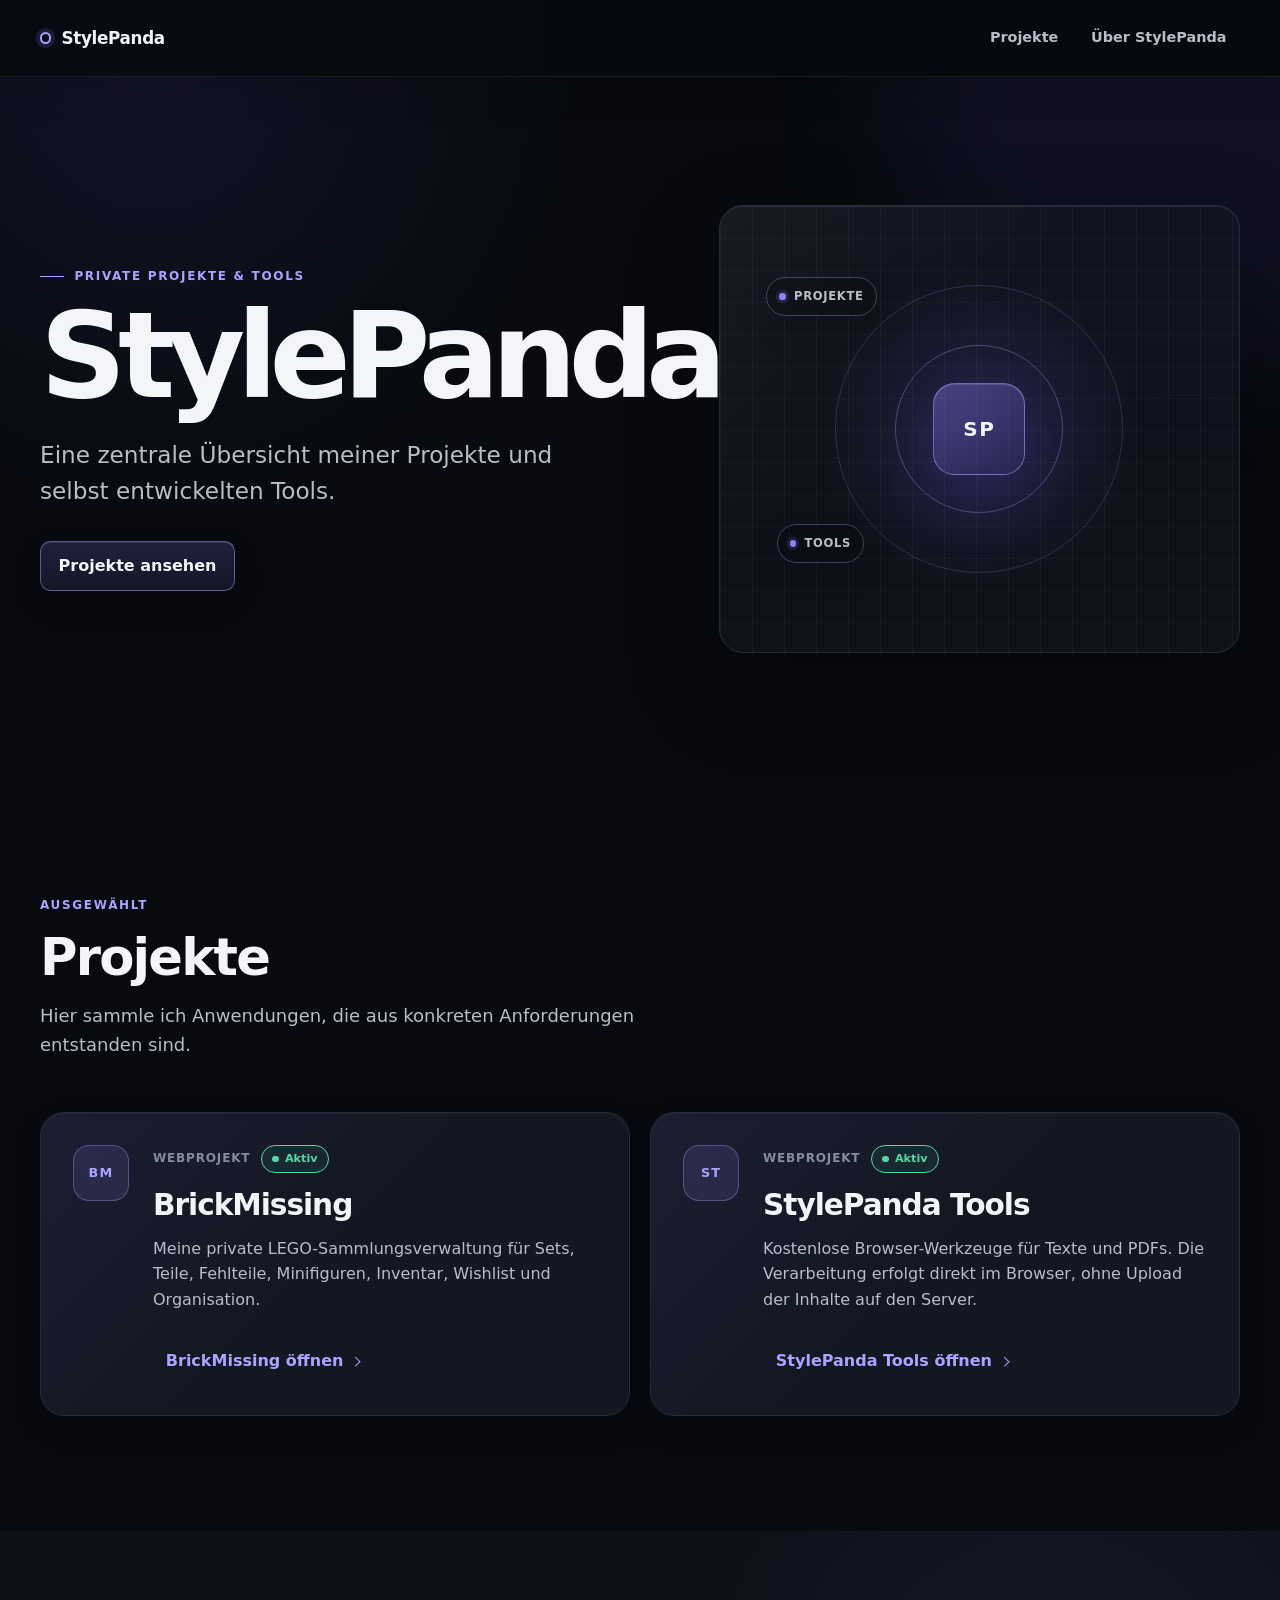
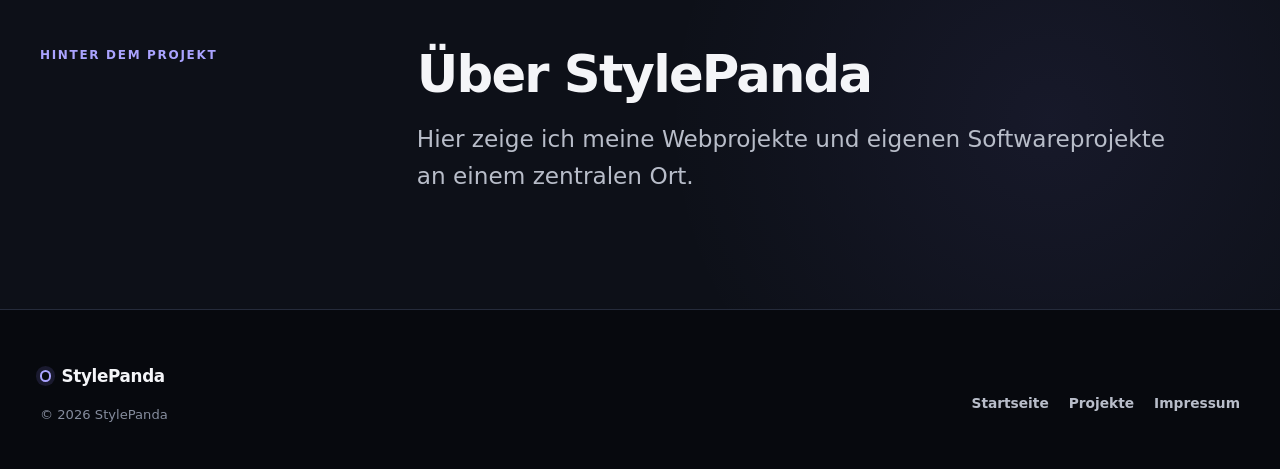
<file: index.html>
<!doctype html>
<html lang="de">
<head>
    <meta charset="utf-8">
    <meta name="viewport" content="width=device-width, initial-scale=1">

    <title>StylePanda – Projekte und eigene Tools</title>
    <meta name="description" content="StylePanda ist mein zentraler Ort für Webprojekte und eigene Softwareprojekte.">
    <link rel="canonical" href="https://stylepanda.me/">

    <meta property="og:type" content="website">
    <meta property="og:locale" content="de_DE">
    <meta property="og:site_name" content="StylePanda">
    <meta property="og:title" content="StylePanda – Projekte und eigene Tools">
    <meta property="og:description" content="Eine zentrale Übersicht meiner Projekte und selbst entwickelten Tools.">
    <meta property="og:url" content="https://stylepanda.me/">

    <meta name="twitter:card" content="summary">
    <meta name="twitter:title" content="StylePanda – Projekte und eigene Tools">
    <meta name="twitter:description" content="Eine zentrale Übersicht meiner Projekte und selbst entwickelten Tools.">

    <link rel="stylesheet" href="/assets/css/main.css">
</head>
<body id="startseite">
    <a class="skip-link" href="#main-content">Zum Inhalt springen</a>

    <header class="site-header">
        <div class="container header-inner">
            <a class="site-name" href="#startseite" aria-label="StylePanda Startseite">
                <span class="brand-dot" aria-hidden="true"></span>
                StylePanda
            </a>

            <nav class="site-nav" aria-label="Hauptnavigation">
                <ul>
                    <li><a href="#projekte">Projekte</a></li>
                    <li><a href="#ueber">Über StylePanda</a></li>
                </ul>
            </nav>
        </div>
    </header>

    <main id="main-content">
        <section class="hero" aria-labelledby="hero-title">
            <div class="container hero-grid">
                <div class="hero-copy">
                    <p class="section-label"><span aria-hidden="true"></span> Private Projekte &amp; Tools</p>
                    <h1 id="hero-title">StylePanda</h1>
                    <p class="hero-lead">Eine zentrale Übersicht meiner Projekte und selbst entwickelten Tools.</p>
                    <a class="button-link" href="#projekte">Projekte ansehen</a>
                </div>

                <div class="hero-visual" aria-hidden="true">
                    <div class="visual-orbit visual-orbit-outer"></div>
                    <div class="visual-orbit visual-orbit-inner"></div>
                    <div class="visual-core">SP</div>
                    <div class="visual-node visual-node-projects">Projekte</div>
                    <div class="visual-node visual-node-tools">Tools</div>
                </div>
            </div>
        </section>

        <section id="projekte" class="content-section" aria-labelledby="projects-title">
            <div class="container">
                <div class="section-heading">
                    <p class="section-label">Ausgewählt</p>
                    <h2 id="projects-title">Projekte</h2>
                    <p>Hier sammle ich Anwendungen, die aus konkreten Anforderungen entstanden sind.</p>
                </div>

                <div class="project-grid">
                    <article class="project-card">
                        <div class="project-monogram" aria-hidden="true">BM</div>
                        <div class="project-content">
                            <div class="card-meta">
                                <span class="category">Webprojekt</span>
                                <span class="status status-active"><span aria-hidden="true"></span>Aktiv</span>
                            </div>
                            <h3>BrickMissing</h3>
                            <p>Meine private LEGO-Sammlungsverwaltung für Sets, Teile, Fehlteile, Minifiguren, Inventar, Wishlist und Organisation.</p>
                        </div>
                        <a class="card-link" href="https://brickmissing.stylepanda.me/">BrickMissing öffnen</a>
                    </article>

                    <article class="project-card">
                        <div class="project-monogram" aria-hidden="true">ST</div>
                        <div class="project-content">
                            <div class="card-meta">
                                <span class="category">Webprojekt</span>
                                <span class="status status-active"><span aria-hidden="true"></span>Aktiv</span>
                            </div>
                            <h3>StylePanda Tools</h3>
                            <p>Kostenlose Browser-Werkzeuge für Texte und PDFs. Die Verarbeitung erfolgt direkt im Browser, ohne Upload der Inhalte auf den Server.</p>
                        </div>
                        <a class="card-link" href="https://tools.stylepanda.me/">StylePanda Tools öffnen</a>
                    </article>
                </div>
            </div>
        </section>

        <section id="ueber" class="content-section about-section" aria-labelledby="about-title">
            <div class="container about-grid">
                <p class="section-label">Hinter dem Projekt</p>
                <div class="about-copy">
                    <h2 id="about-title">Über StylePanda</h2>
                    <p>Hier zeige ich meine Webprojekte und eigenen Softwareprojekte an einem zentralen Ort.</p>
                </div>
            </div>
        </section>
    </main>

    <footer class="site-footer">
        <div class="container footer-grid">
            <div>
                <a class="site-name footer-brand" href="#startseite">
                    <span class="brand-dot" aria-hidden="true"></span>
                    StylePanda
                </a>
                <p class="copyright">&copy; 2026 StylePanda</p>
            </div>

            <nav class="footer-nav" aria-label="Footer-Navigation">
                <a href="#startseite">Startseite</a>
                <a href="#projekte">Projekte</a>
                <a href="https://brickmissing.stylepanda.me/impressum/">Impressum</a>
            </nav>
        </div>
    </footer>
</body>
</html>
</file>
<file: assets/css/main.css>
/* 1. Tokens */
:root {
    color-scheme: dark;
    --background: #080a10;
    --background-secondary: #0d1018;
    --surface: #131722;
    --surface-hover: #181d2a;
    --border: #252b3b;
    --border-strong: #3b4460;
    --text-primary: #f4f5f8;
    --text-secondary: #b8bdc9;
    --text-muted: #858c9d;
    --accent: #8b80f9;
    --accent-hover: #aaa3ff;
    --accent-soft: rgba(139, 128, 249, 0.14);
    --success: #55d6a3;
    --warning: #e4b85d;
    --error: #f27d8e;
    --shadow-small: 0 0.75rem 2rem rgba(0, 0, 0, 0.18);
    --shadow-large: 0 2rem 6rem rgba(0, 0, 0, 0.32);
    --radius-small: 0.65rem;
    --radius-medium: 1rem;
    --radius-large: 1.5rem;
    --container: 75rem;
    font-family: Inter, system-ui, -apple-system, BlinkMacSystemFont, "Segoe UI", Arial, sans-serif;
    line-height: 1.6;
    font-synthesis: none;
}

/* 2. Reset and base */
*,
*::before,
*::after {
    box-sizing: border-box;
}

html {
    scroll-behavior: smooth;
    scroll-padding-top: 6.5rem;
}

body {
    min-height: 100vh;
    margin: 0;
    display: flex;
    flex-direction: column;
    color: var(--text-primary);
    background:
        radial-gradient(circle at 12% 4%, rgba(91, 75, 194, 0.12), transparent 26rem),
        var(--background);
    -webkit-font-smoothing: antialiased;
    text-rendering: optimizeLegibility;
}

main {
    flex: 1;
}

h1,
h2,
h3,
p {
    margin-top: 0;
}

h1,
h2,
h3 {
    letter-spacing: -0.035em;
    line-height: 1.12;
}

a {
    color: inherit;
    text-underline-offset: 0.22em;
}

::selection {
    color: var(--text-primary);
    background: rgba(139, 128, 249, 0.35);
}

/* 3. Layout */
.container {
    width: min(calc(100% - 3rem), var(--container));
    margin-inline: auto;
}

.content-section {
    padding-block: clamp(5rem, 9vw, 8rem);
    scroll-margin-top: 5rem;
}

.section-heading {
    max-width: 42rem;
    margin-bottom: clamp(2rem, 5vw, 3.25rem);
}

.section-heading h2,
.about-copy h2 {
    margin-bottom: 1rem;
    font-size: clamp(2rem, 5vw, 3.2rem);
}

.section-heading > p:last-child,
.about-copy p {
    margin-bottom: 0;
    color: var(--text-secondary);
    font-size: clamp(1rem, 2vw, 1.125rem);
}

.section-label {
    margin-bottom: 0.85rem;
    color: var(--accent-hover);
    font-size: 0.75rem;
    font-weight: 750;
    letter-spacing: 0.14em;
    text-transform: uppercase;
}

/* 4. Header */
.site-header {
    position: sticky;
    top: 0;
    z-index: 20;
    border-bottom: 1px solid rgba(255, 255, 255, 0.07);
    background: rgba(8, 10, 16, 0.82);
    box-shadow: 0 0.75rem 2.5rem rgba(0, 0, 0, 0.12);
    backdrop-filter: blur(1rem) saturate(130%);
    -webkit-backdrop-filter: blur(1rem) saturate(130%);
}

.header-inner {
    min-height: 4.75rem;
    display: flex;
    align-items: center;
    justify-content: space-between;
    gap: 2rem;
}

.site-name {
    min-height: 2.75rem;
    display: inline-flex;
    align-items: center;
    gap: 0.65rem;
    font-size: 1.05rem;
    font-weight: 760;
    letter-spacing: -0.02em;
    text-decoration: none;
}

.brand-dot {
    width: 0.7rem;
    height: 0.7rem;
    border: 2px solid var(--accent-hover);
    border-radius: 50%;
    box-shadow: 0 0 0 0.25rem var(--accent-soft);
}

.site-nav ul {
    margin: 0;
    padding: 0;
    display: flex;
    align-items: center;
    gap: 0.35rem;
    list-style: none;
}

.site-nav a,
.footer-nav a {
    color: var(--text-secondary);
    text-decoration: none;
}

.site-nav a {
    min-height: 2.75rem;
    padding-inline: 0.85rem;
    display: inline-flex;
    align-items: center;
    border-radius: var(--radius-small);
    font-size: 0.9rem;
    font-weight: 600;
}

.site-nav a:hover,
.footer-nav a:hover {
    color: var(--text-primary);
}

.site-nav a:hover {
    background: rgba(255, 255, 255, 0.045);
}

/* 5. Hero */
.hero {
    position: relative;
    overflow: hidden;
    padding-block: clamp(5rem, 10vw, 9rem);
}

.hero::before {
    content: "";
    position: absolute;
    width: 36rem;
    height: 36rem;
    top: -18rem;
    right: -12rem;
    border-radius: 50%;
    background: rgba(96, 78, 222, 0.09);
    filter: blur(4rem);
    pointer-events: none;
}

.hero-grid {
    display: grid;
    grid-template-columns: minmax(0, 1.05fr) minmax(20rem, 0.95fr);
    align-items: center;
    gap: clamp(3rem, 8vw, 7rem);
}

.hero-copy {
    position: relative;
    z-index: 1;
}

.hero-copy .section-label {
    display: flex;
    align-items: center;
    gap: 0.65rem;
}

.hero-copy .section-label span {
    width: 1.5rem;
    height: 1px;
    background: currentColor;
}

.hero h1 {
    margin-bottom: 1.5rem;
    font-size: clamp(4rem, 10vw, 7.5rem);
    font-weight: 780;
    letter-spacing: -0.07em;
    line-height: 0.94;
    text-wrap: balance;
}

.hero-lead {
    max-width: 39rem;
    margin-bottom: 2rem;
    color: var(--text-secondary);
    font-size: clamp(1.15rem, 2.7vw, 1.45rem);
    line-height: 1.55;
}

.button-link {
    min-height: 3rem;
    width: fit-content;
    padding: 0.7rem 1.1rem;
    display: inline-flex;
    align-items: center;
    justify-content: center;
    border: 1px solid rgba(170, 163, 255, 0.48);
    border-radius: var(--radius-small);
    color: var(--text-primary);
    background: linear-gradient(180deg, rgba(139, 128, 249, 0.19), rgba(139, 128, 249, 0.1));
    box-shadow: inset 0 1px rgba(255, 255, 255, 0.08), var(--shadow-small);
    font-weight: 700;
    text-decoration: none;
}

.button-link:hover {
    border-color: var(--accent-hover);
    background: linear-gradient(180deg, rgba(139, 128, 249, 0.27), rgba(139, 128, 249, 0.14));
}

.hero-visual {
    position: relative;
    min-height: 28rem;
    overflow: hidden;
    border: 1px solid var(--border);
    border-radius: var(--radius-large);
    background:
        linear-gradient(rgba(255, 255, 255, 0.035) 1px, transparent 1px),
        linear-gradient(90deg, rgba(255, 255, 255, 0.035) 1px, transparent 1px),
        radial-gradient(circle at 50% 50%, rgba(125, 107, 237, 0.2), transparent 45%),
        rgba(18, 21, 32, 0.72);
    background-size: 2rem 2rem, 2rem 2rem, auto, auto;
    box-shadow: inset 0 1px rgba(255, 255, 255, 0.07), var(--shadow-large);
}

.hero-visual::after {
    content: "";
    position: absolute;
    inset: 0;
    background: linear-gradient(135deg, rgba(255, 255, 255, 0.035), transparent 38%);
    pointer-events: none;
}

.visual-orbit,
.visual-core,
.visual-node {
    position: absolute;
}

.visual-orbit {
    top: 50%;
    left: 50%;
    border: 1px solid rgba(170, 163, 255, 0.19);
    border-radius: 50%;
    transform: translate(-50%, -50%);
}

.visual-orbit-outer {
    width: 18rem;
    height: 18rem;
}

.visual-orbit-inner {
    width: 10.5rem;
    height: 10.5rem;
    border-color: rgba(170, 163, 255, 0.35);
}

.visual-core {
    width: 5.75rem;
    height: 5.75rem;
    top: 50%;
    left: 50%;
    display: grid;
    place-items: center;
    border: 1px solid rgba(170, 163, 255, 0.52);
    border-radius: 1.35rem;
    color: var(--text-primary);
    background: linear-gradient(145deg, rgba(139, 128, 249, 0.38), rgba(58, 48, 130, 0.32));
    box-shadow: 0 1.25rem 4rem rgba(71, 53, 175, 0.32), inset 0 1px rgba(255, 255, 255, 0.13);
    font-size: 1.25rem;
    font-weight: 800;
    letter-spacing: 0.08em;
    transform: translate(-50%, -50%);
}

.visual-node {
    min-height: 2.4rem;
    padding: 0.45rem 0.75rem;
    display: flex;
    align-items: center;
    border: 1px solid var(--border-strong);
    border-radius: 999px;
    color: var(--text-secondary);
    background: rgba(10, 12, 19, 0.82);
    box-shadow: var(--shadow-small);
    font-size: 0.72rem;
    font-weight: 700;
    letter-spacing: 0.06em;
    text-transform: uppercase;
}

.visual-node::before {
    content: "";
    width: 0.42rem;
    height: 0.42rem;
    margin-right: 0.5rem;
    border-radius: 50%;
    background: var(--accent);
    box-shadow: 0 0 0 0.2rem var(--accent-soft);
}

.visual-node-projects {
    top: 16%;
    left: 9%;
}

.visual-node-tools {
    left: 11%;
    bottom: 20%;
}

/* 6. Sections */
.about-section {
    background:
        radial-gradient(circle at 82% 50%, rgba(139, 128, 249, 0.08), transparent 24rem),
        var(--background-secondary);
}

.about-grid {
    display: grid;
    grid-template-columns: minmax(10rem, 0.5fr) minmax(0, 1.5fr);
    align-items: start;
    gap: clamp(2rem, 8vw, 8rem);
}

.about-copy {
    max-width: 47rem;
}

.about-copy p {
    font-size: clamp(1.15rem, 2.5vw, 1.45rem);
}

/* 7. Cards */
.project-grid {
    display: grid;
    grid-template-columns: repeat(auto-fit, minmax(min(100%, 24rem), 1fr));
    gap: 1.25rem;
}

.project-card {
    min-height: 19rem;
    padding: clamp(1.4rem, 4vw, 2rem);
    display: grid;
    grid-template-columns: auto minmax(0, 1fr);
    grid-template-rows: 1fr auto;
    gap: 1.5rem;
    border: 1px solid var(--border);
    border-radius: var(--radius-large);
    background:
        linear-gradient(135deg, rgba(139, 128, 249, 0.065), transparent 48%),
        var(--surface);
    box-shadow: inset 0 1px rgba(255, 255, 255, 0.045), var(--shadow-small);
    transition: transform 180ms ease, border-color 180ms ease, background-color 180ms ease, box-shadow 180ms ease;
}

.project-monogram {
    width: 3.5rem;
    height: 3.5rem;
    display: grid;
    place-items: center;
    border: 1px solid rgba(170, 163, 255, 0.35);
    border-radius: 1rem;
    color: var(--accent-hover);
    background: var(--accent-soft);
    font-size: 0.8rem;
    font-weight: 800;
    letter-spacing: 0.09em;
}

.project-content h3 {
    margin-bottom: 0.85rem;
    font-size: clamp(1.45rem, 3vw, 1.85rem);
}

.project-content > p {
    max-width: 48rem;
    margin-bottom: 0;
    color: var(--text-secondary);
}

.card-meta {
    margin-bottom: 1rem;
    display: flex;
    flex-wrap: wrap;
    align-items: center;
    gap: 0.65rem;
}

.category {
    color: var(--text-muted);
    font-size: 0.75rem;
    font-weight: 700;
    letter-spacing: 0.07em;
    text-transform: uppercase;
}

.card-link {
    min-height: 2.75rem;
    width: fit-content;
    padding: 0.5rem 0.8rem;
    grid-column: 2;
    display: inline-flex;
    align-items: center;
    gap: 0.55rem;
    align-self: end;
    border-radius: var(--radius-small);
    color: var(--accent-hover);
    font-weight: 700;
    text-decoration: none;
}

.card-link::after {
    content: "";
    width: 0.45rem;
    height: 0.45rem;
    border-top: 0.12rem solid currentColor;
    border-right: 0.12rem solid currentColor;
    transform: translateY(0.08rem) rotate(45deg);
}

.card-link:hover {
    background: var(--accent-soft);
}

/* 8. Status */
.status {
    min-height: 1.75rem;
    padding-inline: 0.65rem;
    display: inline-flex;
    align-items: center;
    gap: 0.4rem;
    border: 1px solid currentColor;
    border-radius: 999px;
    font-size: 0.7rem;
    font-weight: 760;
    line-height: 1;
}

.status span {
    width: 0.4rem;
    height: 0.4rem;
    border-radius: 50%;
    background: currentColor;
}

.status-active {
    color: var(--success);
    background: rgba(85, 214, 163, 0.08);
}

.status-development {
    color: var(--accent-hover);
    background: var(--accent-soft);
}

.status-maintenance {
    color: var(--warning);
    background: rgba(228, 184, 93, 0.08);
}

.status-archived {
    color: var(--text-muted);
    background: rgba(133, 140, 157, 0.08);
}

.status-error {
    color: var(--error);
    background: rgba(242, 125, 142, 0.08);
}

/* 9. Footer */
.site-footer {
    padding-block: 2.75rem;
    border-top: 1px solid var(--border);
    background: #07090e;
}

.footer-grid {
    display: flex;
    align-items: flex-end;
    justify-content: space-between;
    gap: 2rem;
}

.footer-brand {
    margin-bottom: 0.4rem;
}

.copyright {
    margin-bottom: 0;
    color: var(--text-muted);
    font-size: 0.82rem;
}

.footer-nav {
    display: flex;
    flex-wrap: wrap;
    justify-content: flex-end;
    gap: 0.25rem 1.25rem;
}

.footer-nav a {
    min-height: 2.75rem;
    display: inline-flex;
    align-items: center;
    font-size: 0.86rem;
    font-weight: 600;
}

/* 10. 404 */
.error-page {
    background:
        radial-gradient(circle at 50% 35%, rgba(94, 76, 210, 0.16), transparent 30rem),
        var(--background);
}

.error-main {
    min-height: min(46rem, calc(100vh - 10rem));
    padding-block: clamp(4rem, 10vw, 8rem);
    display: grid;
    place-items: center;
}

.error-panel {
    position: relative;
    max-width: 49rem;
    margin-inline: auto;
    padding: clamp(2rem, 7vw, 4.5rem);
    overflow: hidden;
    border: 1px solid var(--border);
    border-radius: var(--radius-large);
    background: rgba(19, 23, 34, 0.76);
    box-shadow: inset 0 1px rgba(255, 255, 255, 0.055), var(--shadow-large);
    text-align: center;
}

.error-code {
    position: absolute;
    top: -2.5rem;
    right: -0.5rem;
    color: rgba(170, 163, 255, 0.055);
    font-size: clamp(8rem, 28vw, 15rem);
    font-weight: 850;
    letter-spacing: -0.08em;
    line-height: 1;
    pointer-events: none;
}

.error-panel .section-label,
.error-panel h1,
.error-panel > p,
.error-panel .button-link {
    position: relative;
}

.error-panel h1 {
    margin-bottom: 1rem;
    font-size: clamp(2.4rem, 7vw, 4.5rem);
}

.error-panel > p:not(.section-label) {
    max-width: 35rem;
    margin: 0 auto 2rem;
    color: var(--text-secondary);
}

.footer-grid-compact {
    align-items: center;
}

/* 11. Responsive */
@media (hover: hover) {
    .project-card:hover {
        border-color: var(--border-strong);
        background-color: var(--surface-hover);
        box-shadow: inset 0 1px rgba(255, 255, 255, 0.065), 0 1.5rem 3.5rem rgba(0, 0, 0, 0.26);
        transform: translateY(-0.2rem);
    }

    .button-link {
        transition: border-color 160ms ease, background 160ms ease, transform 160ms ease;
    }

    .button-link:hover {
        transform: translateY(-0.1rem);
    }
}

@media (max-width: 58rem) {
    .hero-grid {
        grid-template-columns: 1fr;
    }

    .hero-copy {
        max-width: 46rem;
    }

    .hero-visual {
        width: min(100%, 42rem);
        min-height: 24rem;
    }
}

@media (max-width: 44rem) {
    html {
        scroll-padding-top: 8.75rem;
    }

    .container {
        width: min(calc(100% - 2rem), var(--container));
    }

    .header-inner {
        padding-block: 0.6rem;
        flex-wrap: wrap;
        gap: 0.2rem 1rem;
    }

    .site-name {
        min-height: 2.5rem;
    }

    .site-nav {
        width: 100%;
    }

    .site-nav ul {
        display: grid;
        grid-template-columns: repeat(2, minmax(0, 1fr));
        gap: 0.25rem;
    }

    .site-nav a {
        min-height: 2.75rem;
        padding-inline: 0.35rem;
        justify-content: center;
        text-align: center;
        font-size: 0.78rem;
    }

    .about-grid {
        grid-template-columns: 1fr;
        gap: 0.5rem;
    }

    .project-card {
        grid-template-columns: 1fr;
        grid-template-rows: auto;
    }

    .project-monogram {
        width: 3.1rem;
        height: 3.1rem;
    }

    .card-link {
        grid-column: 1;
    }

    .footer-grid {
        align-items: flex-start;
        flex-direction: column;
    }

    .footer-nav {
        width: 100%;
        justify-content: flex-start;
        gap-inline: 1rem;
    }
}

@media (max-width: 30rem) {
    .hero {
        padding-top: 4rem;
    }

    .hero h1 {
        font-size: clamp(3.25rem, 19vw, 5rem);
    }

    .hero-visual {
        min-height: 20rem;
    }

    .visual-orbit-outer {
        width: 15rem;
        height: 15rem;
    }

    .visual-orbit-inner {
        width: 9rem;
        height: 9rem;
    }

    .visual-node {
        min-height: 2rem;
        padding: 0.35rem 0.55rem;
        font-size: 0.62rem;
    }

    .visual-node-projects {
        top: 11%;
        left: 5%;
    }

    .visual-node-tools {
        left: 5%;
        bottom: 16%;
    }

}

/* 12. Accessibility */
.skip-link {
    position: fixed;
    top: 0.75rem;
    left: 0.75rem;
    z-index: 100;
    padding: 0.7rem 0.9rem;
    border-radius: var(--radius-small);
    color: var(--background);
    background: var(--text-primary);
    font-weight: 750;
    transform: translateY(-200%);
}

.skip-link:focus {
    transform: translateY(0);
}

a:focus-visible {
    outline: 0.2rem solid var(--accent-hover);
    outline-offset: 0.22rem;
    border-radius: 0.2rem;
}

@media (prefers-reduced-motion: reduce) {
    html {
        scroll-behavior: auto;
    }

    *,
    *::before,
    *::after {
        scroll-behavior: auto !important;
        transition-duration: 0.01ms !important;
        animation-duration: 0.01ms !important;
        animation-iteration-count: 1 !important;
    }
}
</file>
